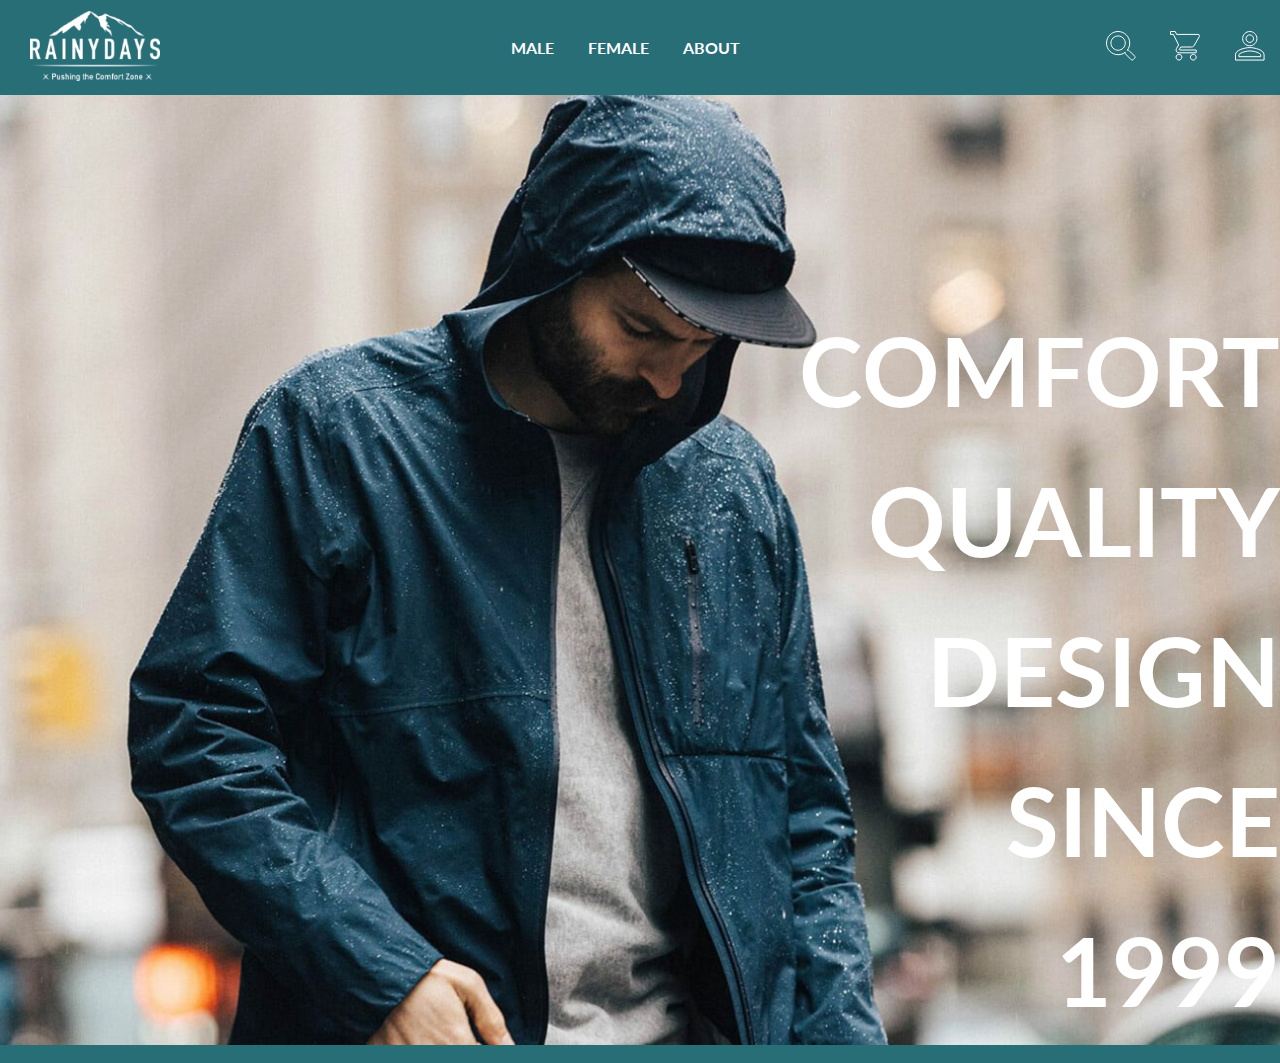
<file: index.html>
<!DOCTYPE html>
<html lang="en">
  <head>
    <!-- Hotjar Tracking Code for https://hardcore-easley-79116f.netlify.app/ -->
<script>
  (function(h,o,t,j,a,r){
      h.hj=h.hj||function(){(h.hj.q=h.hj.q||[]).push(arguments)};
      h._hjSettings={hjid:2608814,hjsv:6};
      a=o.getElementsByTagName('head')[0];
      r=o.createElement('script');r.async=1;
      r.src=t+h._hjSettings.hjid+j+h._hjSettings.hjsv;
      a.appendChild(r);
  })(window,document,'https://static.hotjar.com/c/hotjar-','.js?sv=');
</script>

    <meta charset="UTF-8" />
    <meta http-equiv="X-UA-Compatible" content="IE=edge" />
    <meta name="viewport" content="width=device-width, initial-scale=1.0" />
    <meta name="description" content="Index page">
    <title>Rainydays | Home</title>
    <link rel="stylesheet" href="/index.css" />
    <link rel="stylesheet" href="/navbar.css" />
  </head>
     <header>
      <nav>
        <div>
          <a href="index.html">
            <img class="logo" src="images/RainyDays_Logo.png" alt="Rainydays mountain logo" />
          </a>
        </div>
        <ul class="nav_links">
          <li><a href="#">Male</a></li>
          <li><a href="female.html">Female</a></li>
          <li><a href="about.html">About</a></li>
        </ul>
        <div>
          <ul class="icons">
            <li>
              <div class="icon-box">
                <a href="#"><img class="icon" src="icons/icon3.png" alt="icon3" /></a>
              </div>
            </li>
            <li>
              <div class="icon-box">
                <a href="cart.html"><img class="icon" src="icons/icon2.png" alt="icon2" /></a>
              </div>
            </li>
            <li>
              <div class="icon-box">
                <a href="#"><img class="icon" src="icons/icon1.png" alt="icon1" /></a>
              </div>
            </li>
          </ul>
        </div>
      </nav>
    </header>
    <body>
      <div class="index">
        <div class="slogan"><h1>comfort<br> quality<br> design<br> since<br> 1999</h1></div>
      </body>
      <footer>&copy;</footer>
  </html>
  </html>
</file>
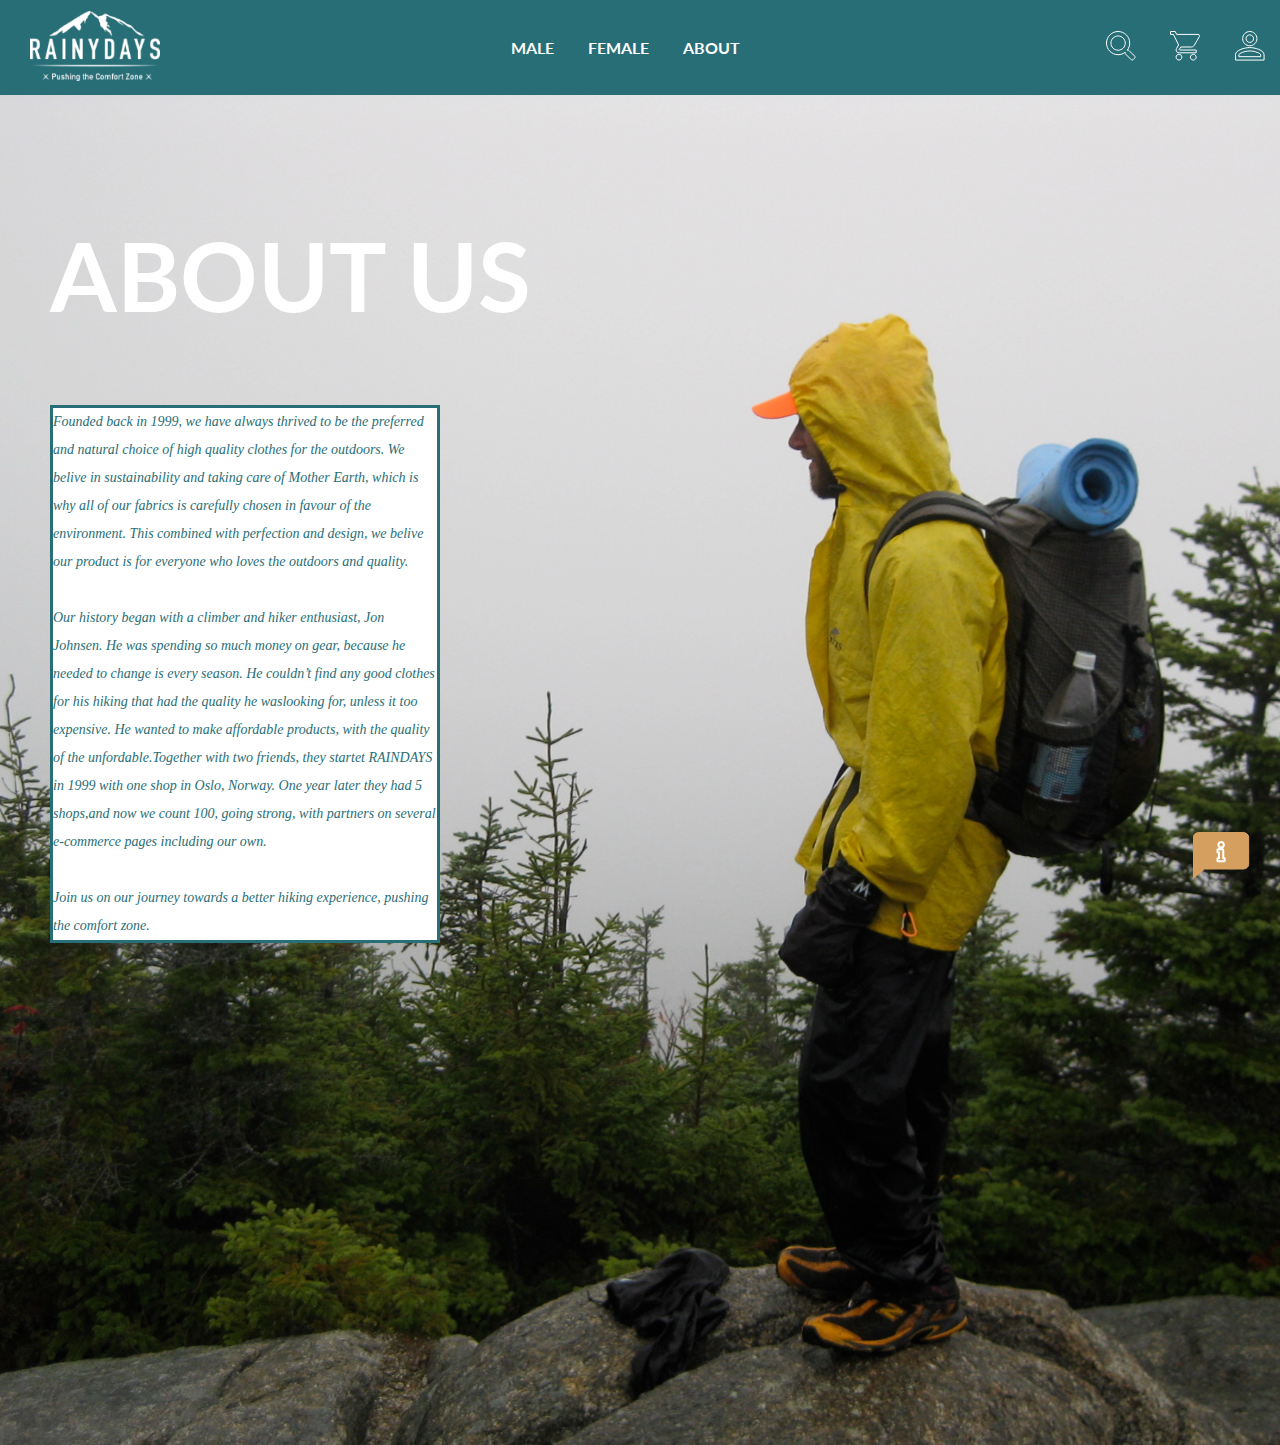
<file: about.html>
<!DOCTYPE html>
<html lang="en">
  <head>
    <!-- Hotjar Tracking Code for https://hardcore-easley-79116f.netlify.app/ -->
<script>
  (function(h,o,t,j,a,r){
      h.hj=h.hj||function(){(h.hj.q=h.hj.q||[]).push(arguments)};
      h._hjSettings={hjid:2608814,hjsv:6};
      a=o.getElementsByTagName('head')[0];
      r=o.createElement('script');r.async=1;
      r.src=t+h._hjSettings.hjid+j+h._hjSettings.hjsv;
      a.appendChild(r);
  })(window,document,'https://static.hotjar.com/c/hotjar-','.js?sv=');
</script>

    <meta charset="UTF-8" />
    <meta http-equiv="X-UA-Compatible" content="IE=edge" />
    <meta name="viewport" content="width=device-width, initial-scale=1.0" />
    <meta name="description" content="About the brand">
    <title> Rainydays | About </title>
    <link rel="stylesheet" href="about.css" />
    <link rel="stylesheet" href="navbar.css" />
  </head>
  <body>
    <header>
      <nav>
        <div>
          <a href="index.html">
            <img class="logo" src="images/RainyDays_Logo.png" alt="Rainydays mountain logo" />
          </a>
        </div>
        <ul class="nav_links">
          <li><a href="#">Male</a></li>
          <li><a href="female.html">Female</a></li>
          <li><a href="about.html">About</a></li>
        </ul>
        <div>
          <ul class="icons">
            <li>
              <div class="icon-box">
                <a href="#"><img class="icon" src="icons/icon3.png" alt="icon3" /></a>
              </div>
            </li>
            <li>
              <div class="icon-box">
                <a href="cart.html"><img class="icon" src="icons/icon2.png" alt="icon2" /></a>
              </div>
            </li>
            <li>
              <div class="icon-box">
                <a href="#"><img class="icon" src="icons/icon1.png" alt="icon1" /></a>
              </div>
            </li>
          </ul>
        </div>
      </nav>
    </header>
      <main class="about">
        <div class="about-us"><h1>About Us</h1></div>
        <p>Founded back in 1999, we have always thrived to be the preferred and natural choice of high quality clothes for the outdoors. We belive in sustainability and taking care of Mother Earth, which is why all of our fabrics is carefully chosen in favour of the environment. This combined with perfection and design, we belive our product is for everyone who loves the outdoors and quality.
          <br>
          <br>
          Our history began with a climber and hiker enthusiast, Jon Johnsen. He was spending so much money on gear, because he needed to change is every season. He couldn’t find any good clothes for his hiking that had the quality he waslooking for, unless it too expensive. He wanted to make affordable products, with the quality of the unfordable.Together with two friends, they startet RAINDAYS in 1999 with one shop in Oslo, Norway. One year later they had 5 shops,and now we count 100, going strong, with partners on several e-commerce pages including our own.
          <br>
          <br> Join us on our journey towards a better hiking experience, pushing the comfort zone. 
          </p>
        <div id="help">
          <a href="info.html"> <img class="help" src="icons/info.icon.png" alt="help" />
            </a>
          </div>
        </main>
    </body>
    <footer>&copy;</footer>
  </html>
</file>
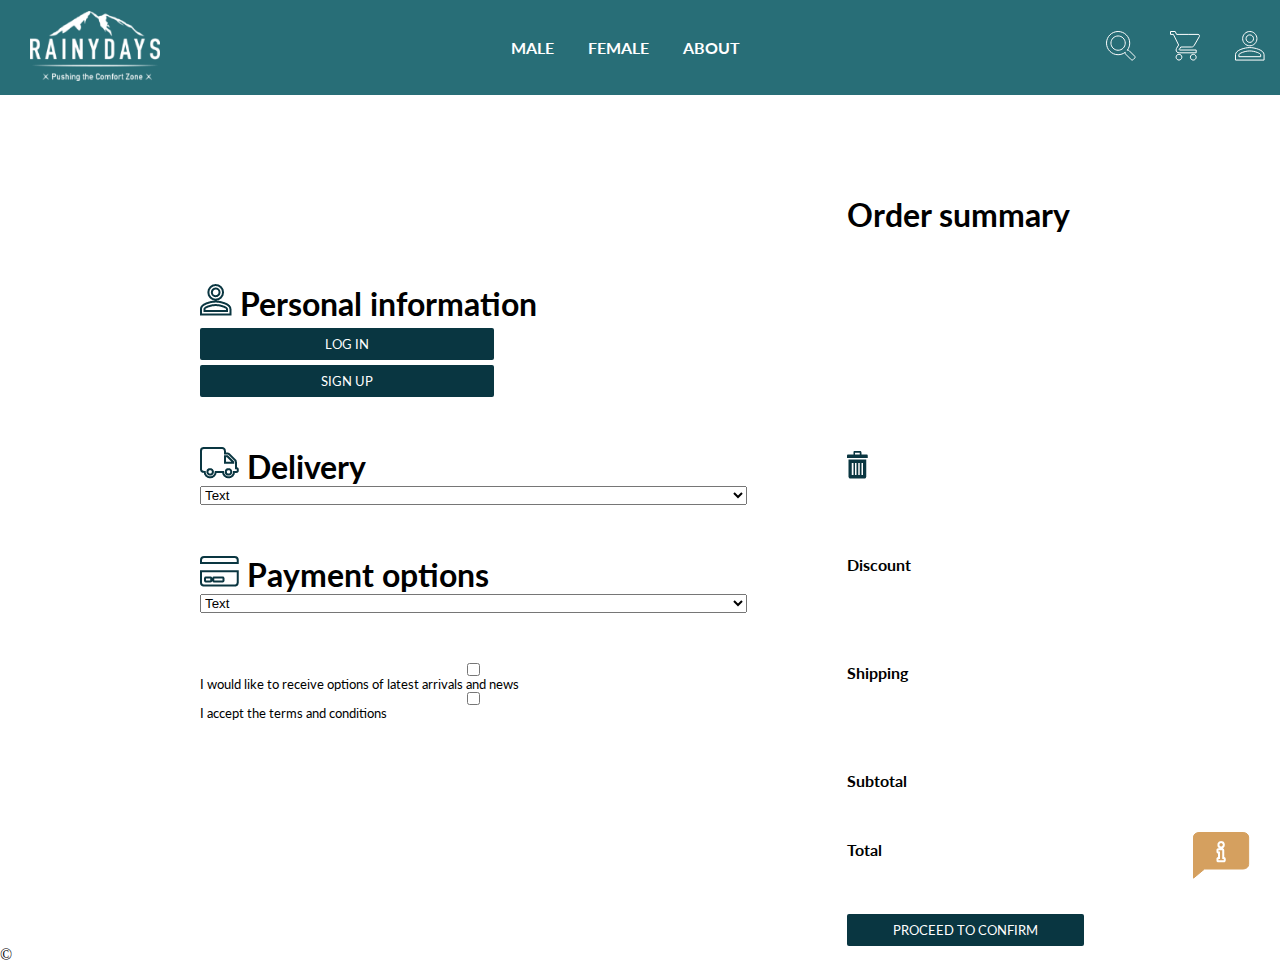
<file: cart.html>
<!DOCTYPE html>
<html lang="en">
  <head>
    <!-- Hotjar Tracking Code for https://hardcore-easley-79116f.netlify.app/ -->
<script>
  (function(h,o,t,j,a,r){
      h.hj=h.hj||function(){(h.hj.q=h.hj.q||[]).push(arguments)};
      h._hjSettings={hjid:2608814,hjsv:6};
      a=o.getElementsByTagName('head')[0];
      r=o.createElement('script');r.async=1;
      r.src=t+h._hjSettings.hjid+j+h._hjSettings.hjsv;
      a.appendChild(r);
  })(window,document,'https://static.hotjar.com/c/hotjar-','.js?sv=');
</script>

    <meta charset="UTF-8" />
    <meta http-equiv="X-UA-Compatible" content="IE=edge" />
    <meta name="viewport" content="width=device-width, initial-scale=1.0" />
    <meta name="description" content="Cart page">
    <title> Rainydays | Cart </title>
    <link rel="stylesheet" href="cart.css" />
    <link rel="stylesheet" href="navbar.css" />
  </head>
  <body>
    <header>
      <nav>
        <div>
          <a href="index.html">
            <img class="logo" src="images/RainyDays_Logo.png" alt="Rainydays mountain logo" />
          </a>
        </div>
        <ul class="nav_links">
          <li><a href="#">Male</a></li>
          <li><a href="female.html">Female</a></li>
          <li><a href="about.html">About</a></li>
        </ul>
        <div>
          <ul class="icons">
            <li>
              <div class="icon-box">
                <a href="#"><img class="icon" src="icons/icon3.png" alt="icon search" /></a>
              </div>
            </li>
            <li>
              <div class="icon-box">
                <a href="cart.html"><img class="icon" src="icons/icon2.png" alt="icon cart" /></a>
              </div>
            </li>
            <li>
              <div class="icon-box">
                <a href="#"><img class="icon" src="icons/icon1.png" alt="icon profile" /></a>
              </div>
            </li>
          </ul>
        </div>
      </nav>
    </header>
    <main>
        <div class="checkout">
            <figure class="checkout checkout1">
             <h1><img src="icons/pinfo.logo.png" alt="personal info-logo" />
                    Personal information</h1>
                    <a href="www.html" class="cta cta-small1">Log in</a>
                    <a href="www.html" class="cta cta-small2">Sign up</a>
            </figure>
            <figure class="checkout checkout2">
                <h1><img src="icons/delivery-logo.png" alt="delivery-truck-logo" />
                    Delivery </h1>
                    <select>
                        <option value= "1">Text</option>
                        <option value= "2">Text</option>
                        <option value= "3">Text</option>
                        <option value= "4">Text</option>
                        <option value= "5">Text</option>
                    </select>
                </figure>
            <figure class="checkout checkout3">
                <h1><img src="icons/pay-logo.png" alt="payment-method-logo" />
                    Payment options </h1>
                    <select>
                        <option value= "1">Text</option>
                        <option value= "2">Text</option>
                        <option value= "3">Text</option>
                        <option value= "4">Text</option>
                        <option value= "5">Text</option>
                    </select>
            </figure>
            <figure class="checkout checkout4">     
                <input type="checkbox" id="option1" name="option1" value="option1">
                <label for="option1">I would like to receive options of latest arrivals and news</label>
                <input type="checkbox" id="option2" name="option2" value="option2">
                <label for="option2">I accept the terms and conditions </label>
                </figure>   
                </figure>
            <figure class="checkout checkout5">
                <h1>Order summary </h1>
            </figure> 
            <figure class="checkout checkout7">
                    <h1><img src="icons/bin-logo.png" alt="bin-logo" />
            </figure>
            <figure class="checkout checkout8">
                <h4> Discount</h4>
            </figure>
            <figure class="checkout checkout9">
                <h4> Shipping </h4>
            </figure>
            <figure class="checkout checkout10">
                <h4> Subtotal </h4>
            </figure>
            <figure class="checkout checkout11">
                <h4> Total </h4>
            </figure>
            <figure class="checkout checkout12">
                <a href="checkout.html" class="cta cta-small3">Proceed to confirm</a>
            </figure>
        </div>
        <div id="help">
        <a href="info.html"> <img class="help" src="icons/info.icon.png" alt="help" />
          </a>
        </div>
    </main>
    <footer>&copy;</footer>
</file>
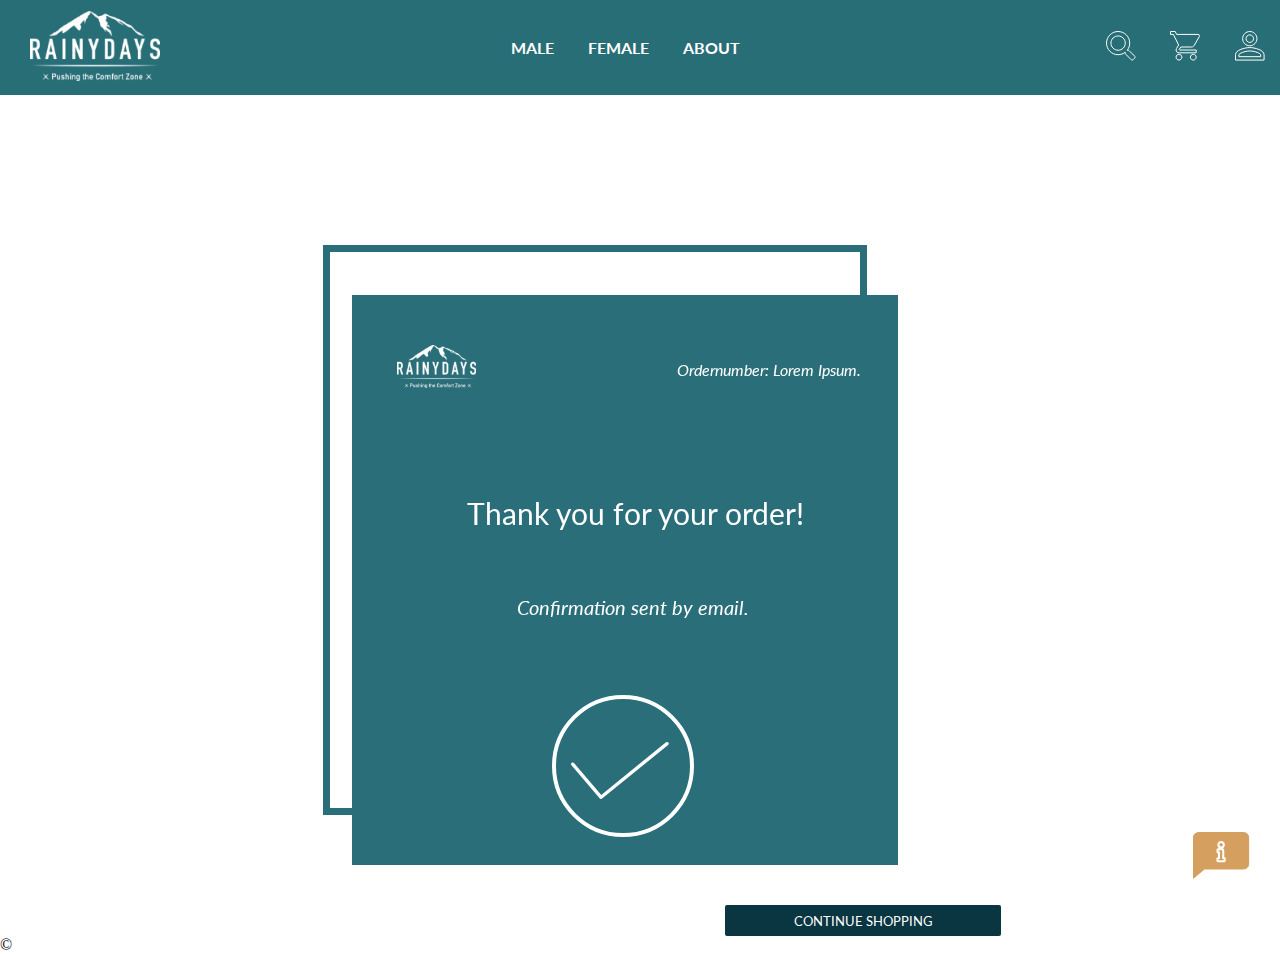
<file: checkout.html>
<!DOCTYPE html>
<html lang="en">
  <head>
    <!-- Hotjar Tracking Code for https://hardcore-easley-79116f.netlify.app/ -->
<script>
  (function(h,o,t,j,a,r){
      h.hj=h.hj||function(){(h.hj.q=h.hj.q||[]).push(arguments)};
      h._hjSettings={hjid:2608814,hjsv:6};
      a=o.getElementsByTagName('head')[0];
      r=o.createElement('script');r.async=1;
      r.src=t+h._hjSettings.hjid+j+h._hjSettings.hjsv;
      a.appendChild(r);
  })(window,document,'https://static.hotjar.com/c/hotjar-','.js?sv=');
</script>

    <meta charset="UTF-8" />
    <meta http-equiv="X-UA-Compatible" content="IE=edge" />
    <meta name="viewport" content="width=device-width, initial-scale=1.0" />
    <meta name="description" content="Checkout page">
    <title>Rainydays | Checkout</title>
    <link rel="stylesheet" href="checkout.css" />
    <link rel="stylesheet" href="navbar.css" />
  </head>
  <body>
    <header>
      <nav>
        <div>
          <a href="index.html">
            <img class="logo" src="images/RainyDays_Logo.png" alt="Rainydays mountain logo" />
          </a>
        </div>
        <ul class="nav_links">
          <li><a href="#">Male</a></li>
          <li><a href="female.html">Female</a></li>
          <li><a href="about.html">About</a></li>
        </ul>
        <div>
          <ul class="icons">
            <li>
              <div class="icon-box">
                <a href="#"><img class="icon" src="icons/icon3.png" alt="icon3" /></a>
              </div>
            </li>
            <li>
              <div class="icon-box">
                <a href="cart.html"><img class="icon" src="icons/icon2.png" alt="icon2" /></a>
              </div>
            </li>
            <li>
              <div class="icon-box">
                <a href="#"><img class="icon" src="icons/icon1.png" alt="icon1" /></a>
              </div>
            </li>
          </ul>
        </div>
      </nav>
    </header>
    <main class="index">
      <div id="help">
        <a href="info.html"> <img class="help" src="icons/info.icon.png" alt="help" />
          </a>
        </div>
        <div class="image-stack">
          <div class="image-stack item-top">
          <img src="images/fill.png">
        </div>
        <div class="image-stack item-bottom">
          <img src="images/border.png">
          </div>
          <div class="image-stack mini-logo">
            <img src="images/mini-logo.png">
            </div>
          <div class="image-stack order">
          <p>Thank you for your order!</p>
        </div>
        <div class="image-stack email">
          <p>Confirmation sent by email.</p>
        </div>
        <div class="image-stack ordernr">
          <p>Ordernumber: Lorem Ipsum.</p>
        </div>
        <div class="image-stack circle">
          <img src="icons/circle-icon.png">
        </div>
        <div class="image-stack confirm">
          <img src="icons/confirm-icon.png">
        </div>
      </figure>
    </main>
    <footer>
      <div class="image-stack continue">
        <a href="index.html" class="cta cta-small1">Continue Shopping</a>
      </div>
    </footer>
  </body>
  <footer>&copy;</footer>
</html>
</file>
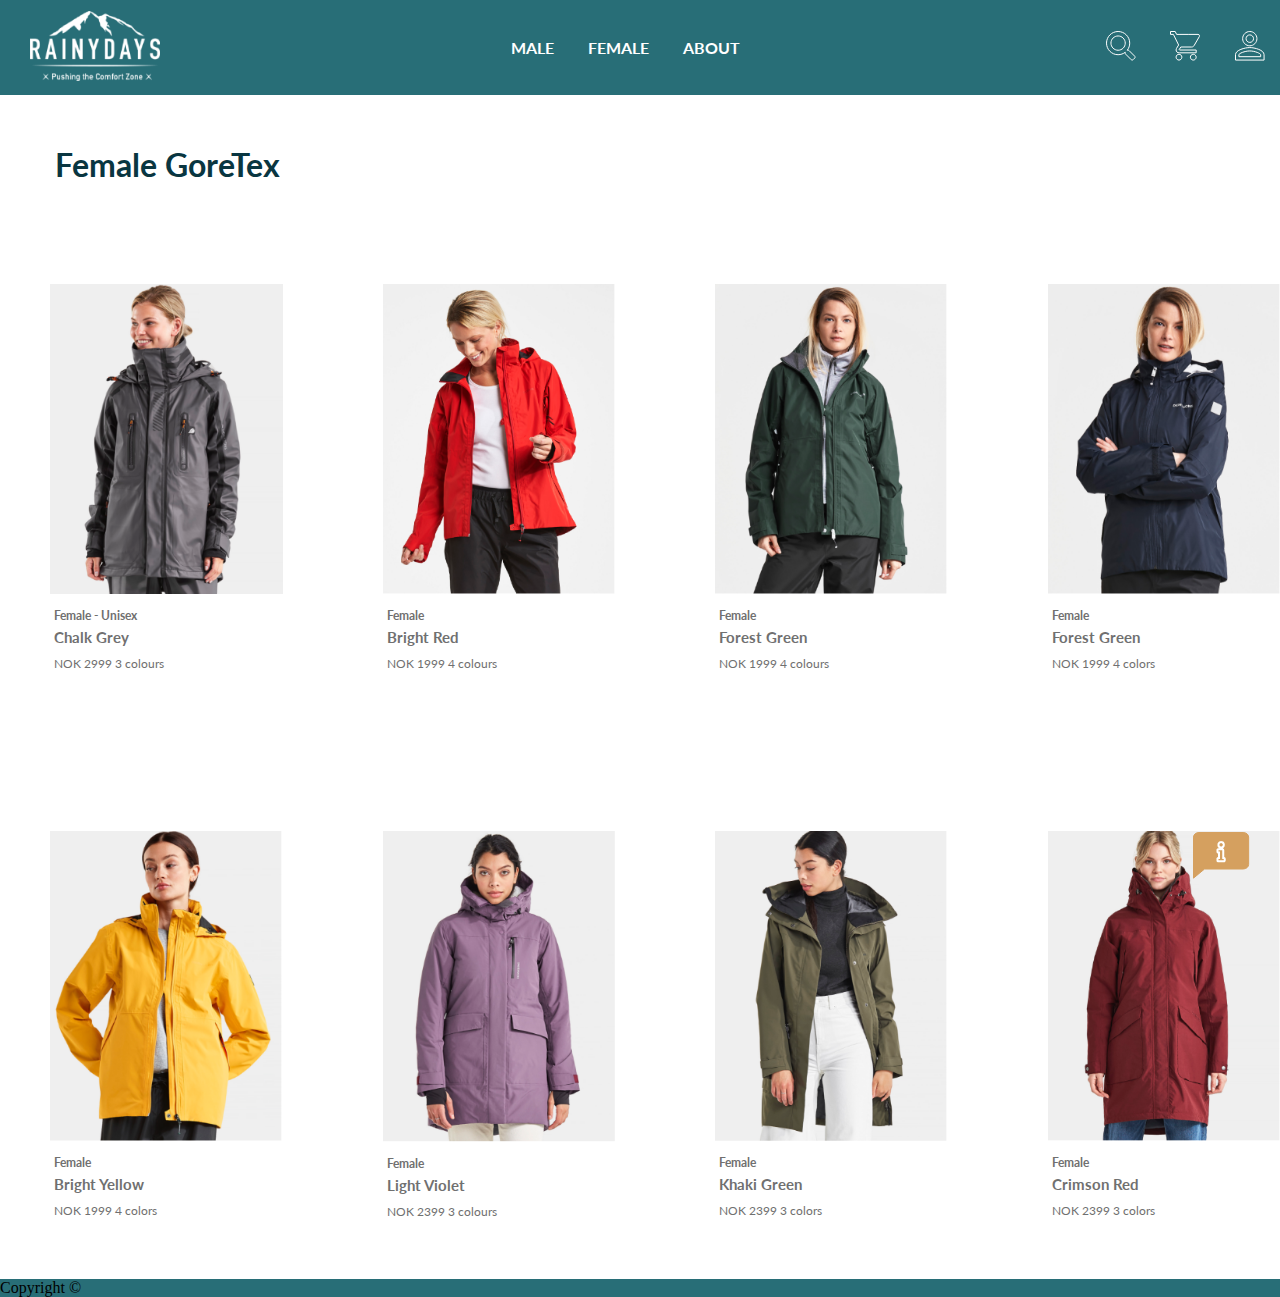
<file: female.html>
<!DOCTYPE html>
<html lang="en">
  <head>
    <!-- Hotjar Tracking Code for https://hardcore-easley-79116f.netlify.app/ -->
<script>
  (function(h,o,t,j,a,r){
      h.hj=h.hj||function(){(h.hj.q=h.hj.q||[]).push(arguments)};
      h._hjSettings={hjid:2608814,hjsv:6};
      a=o.getElementsByTagName('head')[0];
      r=o.createElement('script');r.async=1;
      r.src=t+h._hjSettings.hjid+j+h._hjSettings.hjsv;
      a.appendChild(r);
  })(window,document,'https://static.hotjar.com/c/hotjar-','.js?sv=');
</script>

    <meta charset="UTF-8" />
    <meta http-equiv="X-UA-Compatible" content="IE=edge" />
    <meta name="viewport" content="width=device-width, initial-scale=1.0" />
    <meta name="description" content="Female products">
    <title>Rainydays | Female </title>
    <link rel="stylesheet" href="female.css" />
    <link rel="stylesheet" href="navbar.css" />
  </head>
    <header>
      <nav>
        <div>
          <a href="index.html">
            <img class="logo" src="images/RainyDays_Logo.png" alt="Rainydays mountain logo" />
          </a>
        </div>
        <ul class="nav_links">
          <li><a href="#">Male</a></li>
          <li><a href="female.html">Female</a></li>
          <li><a href="about.html">About</a></li>
        </ul>
        <div>
          <ul class="icons">
            <li>
              <div class="icon-box">
                <a href="#"><img class="icon" src="icons/icon3.png" alt="icon search" /></a>
              </div>
            </li>
            <li>
              <div class="icon-box">
                <a href="cart.html"><img class="icon" src="icons/icon2.png" alt="icon cart" /></a>
              </div>
            </li>
            <li>
              <div class="icon-box">
                <a href="#"><img class="icon" src="icons/icon1.png" alt="icon profile" /></a>
              </div>
            </li>
          </ul>
        </div>
      </nav>
    </header>
    <main>
      <h1>Female GoreTex</h1>
      <section class="female-products">
      <div class="products">
        <a href="product.html"><img src="images/unixjkt.png" alt="Unisex Jacket" /></a>
        <h2>Female - Unisex</h2>
        <h3>Chalk Grey</h3>
        <p>NOK 2999 3 colours</p>
     </div>
      <div class="products">
        <img src="images/redjkt.png" alt="Red Jacket" />
        <h2>Female</h2>
        <h3>Bright Red</h3>
        <p>NOK 1999 4 colours</p>
       </div>
      <div class="products">
        <img src="images/grnjkt.png" alt="Green Jacket" />
        <h2>Female</h2>
        <h3>Forest Green</h3>
        <p>NOK 1999 4 colours</p>
     </div>
      <div class="products">
        <img src="images/nvyjkt.png" alt="Navy Jacket" />
        <h2>Female</h2>
        <h3>Forest Green</h3>
        <p>NOK 1999 4 colors</p>
      </div>
      <div class="products">
        <img src="images/yeljkt.png" alt="Yellow Jacket" />
        <h2>Female</h2>
        <h3>Bright Yellow</h3>
        <p>NOK 1999 4 colors</p>
      </div>
      <div class="products">
        <img src="images/prpljkt.png" alt="Purple Parkas" />
        <h2>Female</h2>
        <h3>Light Violet</h3>
        <p>NOK 2399 3 colours</p>
      </div>
      <div class="products">
        <img src="images/parkajkt.png" alt="Green Parkas" />
        <h2>Female</h2>
        <h3>Khaki Green</h3>
        <p>NOK 2399 3 colors</p>
      </div>
      <div class="products">
        <img src="images/parkared.png" alt="Red Parkas" />
        <h2>Female</h2>
        <h3>Crimson Red</h3>
        <p>NOK 2399 3 colors</p>
      </div>
    </section>
    <div id="help">
      <a href="info.html"> <img class="help" src="icons/info.icon.png" alt="help" />
        </a>
      </div>
    </main>
  <footer>Copyright &copy;</footer>
</file>
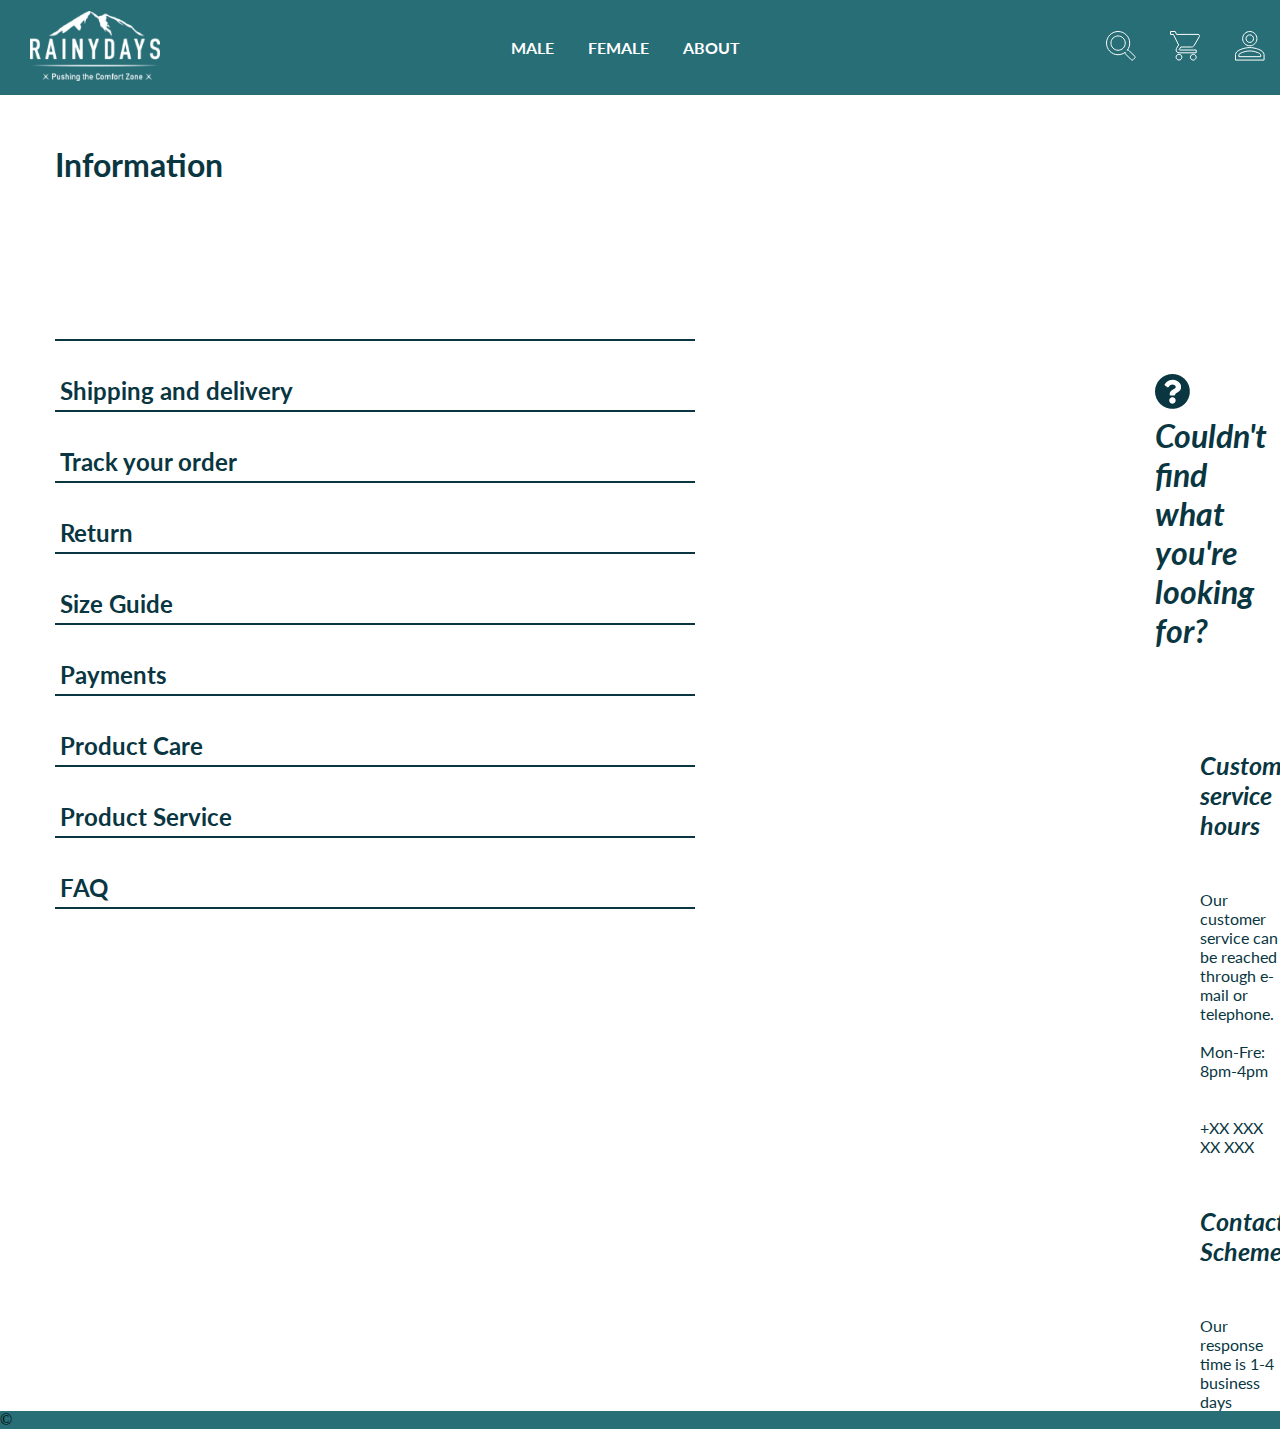
<file: info.html>
<!DOCTYPE html>
<html lang="en">
  <head>
    <!-- Hotjar Tracking Code for https://hardcore-easley-79116f.netlify.app/ -->
<script>
  (function(h,o,t,j,a,r){
      h.hj=h.hj||function(){(h.hj.q=h.hj.q||[]).push(arguments)};
      h._hjSettings={hjid:2608814,hjsv:6};
      a=o.getElementsByTagName('head')[0];
      r=o.createElement('script');r.async=1;
      r.src=t+h._hjSettings.hjid+j+h._hjSettings.hjsv;
      a.appendChild(r);
  })(window,document,'https://static.hotjar.com/c/hotjar-','.js?sv=');
</script>

    <meta charset="UTF-8" />
    <meta http-equiv="X-UA-Compatible" content="IE=edge" />
    <meta name="viewport" content="width=device-width, initial-scale=1.0" />
    <meta name="description" content="Information page">
    <title>Rainydays | Info </title>
    <link rel="stylesheet" href="info.css" />
    <link rel="stylesheet" href="navbar.css" />
  </head>
  <body>
    <header>
      <nav>
        <div>
          <a href="index.html">
            <img class="logo" src="images/RainyDays_Logo.png" alt="Rainydays mountain logo" />
          </a>
        </div>
        <ul class="nav_links">
          <li><a href="#">Male</a></li>
          <li><a href="female.html">Female</a></li>
          <li><a href="about.html">About</a></li>
        </ul>
        <div>
          <ul class="icons">
            <li>
              <div class="icon-box">
                <a href="#"><img class="icon" src="icons/icon3.png" alt="icon3" /></a>
              </div>
            </li>
            <li>
              <div class="icon-box">
                <a href="cart.html"><img class="icon" src="icons/icon2.png" alt="icon2" /></a>
              </div>
            </li>
            <li>
              <div class="icon-box">
                <a href="#"><img class="icon" src="icons/icon1.png" alt="icon1" /></a>
              </div>
            </li>
          </ul>
        </div>
      </nav>
    </header>
    <main>
      <h1>Information</h1>
      <div class="total"></div>
      <div class="info">
      </div>
      <div class="info">
         <h2> Shipping and delivery</h2>
       </div>
        <div class="info">
        <h2>Track your order</h2>
         </div>
        <div class="info">
          <h2>Return</h2>
       </div>
        <div class="info">
          <h2>Size Guide</h2>
        </div>
        <div class="info">
          <h2>Payments</h2>
        </div>
        <div class="info">
          <h2>Product Care</h2>
        </div>
        <div class="info">
          <h2>Product Service</h2>
        </div>
        <div class="info">
          <h2>FAQ</h2>
          </div>
        <div class="help1">
      <h1><img src="icons/help-icon.png" alt="help-link" />
        Couldn't find what you're looking for?</h1>
        </div>
        <div class="help">
          <h3> Customer service hours</h3>
      <p>Our customer service can be reached through e-mail
        or telephone.</p>
        <br>
          <p> Mon-Fre: 8pm-4pm</p>
        <br>
        <br>
          <p> +XX XXX XX XXX</p>
        </div>
        <div class="help"><h3> Contact Scheme </h3>
          <p>Our response time is 1-4 business days</p>
        </div>
        </div>
      </main> 
      <footer> &copy; </footer>
</file>
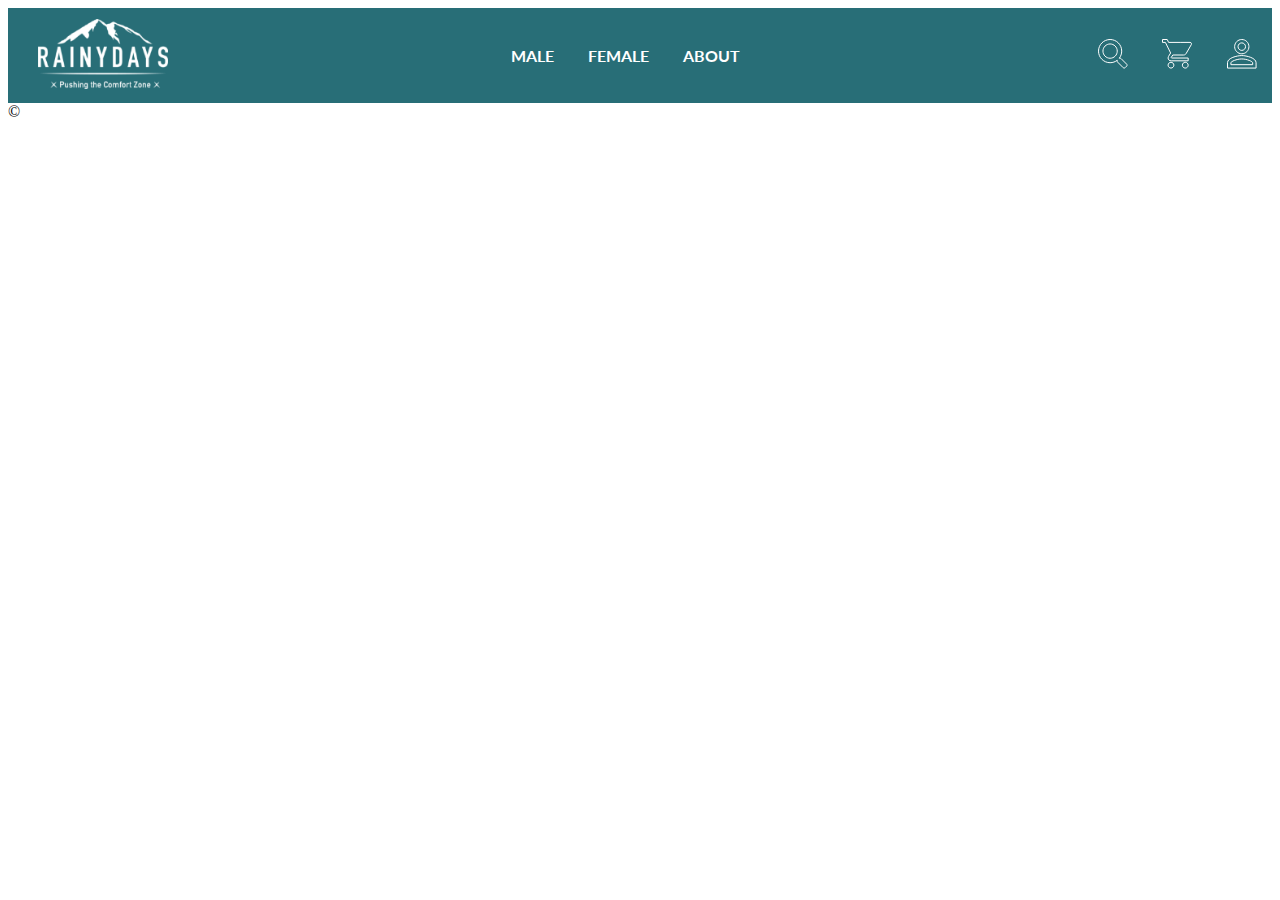
<file: male.html>
<!DOCTYPE html>
<html lang="en">
  <head>
    <!-- Hotjar Tracking Code for https://hardcore-easley-79116f.netlify.app/ -->
<script>
  (function(h,o,t,j,a,r){
      h.hj=h.hj||function(){(h.hj.q=h.hj.q||[]).push(arguments)};
      h._hjSettings={hjid:2608814,hjsv:6};
      a=o.getElementsByTagName('head')[0];
      r=o.createElement('script');r.async=1;
      r.src=t+h._hjSettings.hjid+j+h._hjSettings.hjsv;
      a.appendChild(r);
  })(window,document,'https://static.hotjar.com/c/hotjar-','.js?sv=');
</script>

    <meta charset="UTF-8" />
    <meta http-equiv="X-UA-Compatible" content="IE=edge" />
    <meta name="viewport" content="width=device-width, initial-scale=1.0" />
    <meta name="description" content="Male products">
    <title>Rainydays | Male</title>
    <link rel="stylesheet" href="navbar.css" />
  </head>
  <body>
    <header>
      <nav>
        <div>
          <a href="#">
            <img class="logo" src="RainyDays_Logo.png" alt="logo" />
          </a>
        </div>
        <ul class="nav_links">
          <li><a href="#">Male</a></li>
          <li><a href="#">Female</a></li>
          <li><a href="#">About</a></li>
        </ul>
        <div>
          <ul class="icons">
            <li>
              <div class="icon-box">
                <a href="#"><img class="icon" src="icon3.png" alt="icon3" /></a>
              </div>
            </li>
            <li>
              <div class="icon-box">
                <a href="#"><img class="icon" src="icon2.png" alt="icon2" /></a>
              </div>
            </li>
            <li>
              <div class="icon-box">
                <a href="#"><img class="icon" src="icon1.png" alt="icon1" /></a>
              </div>
            </li>
          </ul>
        </div>
      </nav>
    </header>
    <footer>&copy;</footer>
</file>
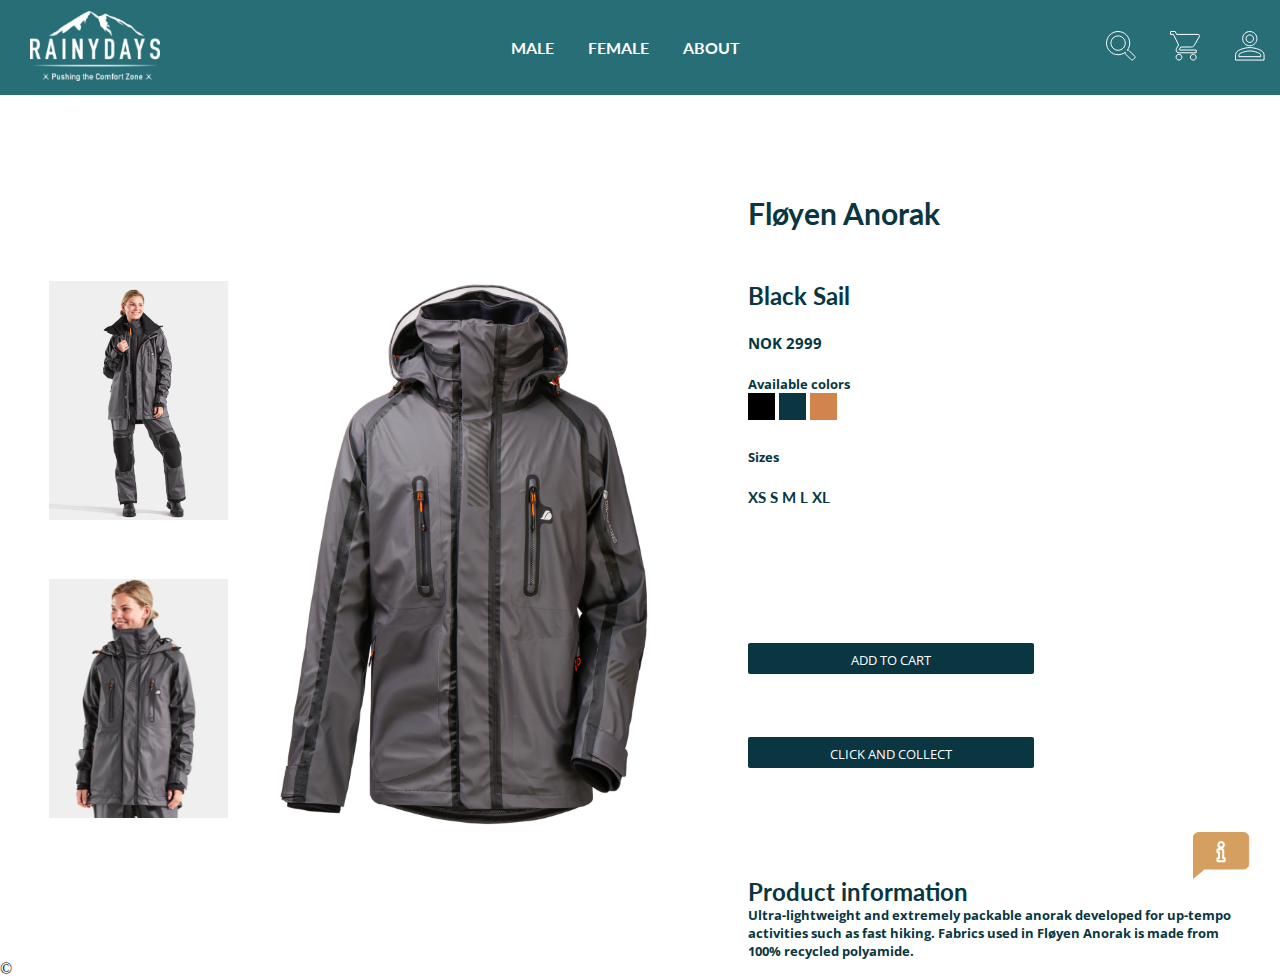
<file: product.html>
<!DOCTYPE html>
<html lang="en">
  <head>
    <!-- Hotjar Tracking Code for https://hardcore-easley-79116f.netlify.app/ -->
<script>
  (function(h,o,t,j,a,r){
      h.hj=h.hj||function(){(h.hj.q=h.hj.q||[]).push(arguments)};
      h._hjSettings={hjid:2608814,hjsv:6};
      a=o.getElementsByTagName('head')[0];
      r=o.createElement('script');r.async=1;
      r.src=t+h._hjSettings.hjid+j+h._hjSettings.hjsv;
      a.appendChild(r);
  })(window,document,'https://static.hotjar.com/c/hotjar-','.js?sv=');
</script>

    <meta charset="UTF-8" />
    <meta http-equiv="X-UA-Compatible" content="IE=edge" />
    <meta name="viewport" content="width=device-width, initial-scale=1.0" />
    <meta name="description" content="Product specific page">
    <title>Rainydays | Product </title>
    <link rel="stylesheet" href="product.css" />
    <link rel="stylesheet" href="navbar.css" />
  </head>
  <body>
    <header>
      <nav>
        <div>
          <a href="index.html">
            <img class="logo" src="images/RainyDays_Logo.png" alt="Rainydays mountain logo" />
          </a>
        </div>
        <ul class="nav_links">
          <li><a href="#">Male</a></li>
          <li><a href="female.html">Female</a></li>
          <li><a href="about.html">About</a></li>
        </ul>
        <div>
          <ul class="icons">
            <li>
              <div class="icon-box">
                <a href="#"><img class="icon" src="icons/icon3.png" alt="icon3" /></a>
              </div>
            </li>
            <li>
              <div class="icon-box">
                <a href="cart.html"><img class="icon" src="icons/icon2.png" alt="icon2" /></a>
              </div>
            </li>
            <li>
              <div class="icon-box">
                <a href="#"><img class="icon" src="icons/icon1.png" alt="icon1" /></a>
              </div>
            </li>
          </ul>
        </div>
      </nav>
    </header>
    <main>
        <div class="product">
            <figure class="product product1"> 
            <img src="images/jacket1.png" alt="Unisex-Jacket full-figure photo of woman">
            </figure>
            <figure class="product product2"> 
            <img src="images/jacket2.png" alt="Unisex-Jacket displayed on woman">
            </figure>
            <figure class="product product3"> 
            <img src="images/jacket3.png" alt="Unisex-Jacket stock photo of only the jacket">
            </figure>
            <figure class="product product4">
                <h2>Fløyen Anorak</h2>
            </figure>
            <figure class="product product5">
                    <h2>Black Sail</h2>
                    <h3> NOK 2999 </h3>
            <figure class="boxes">
                <h4> Available colors</h4>
                    <img src="images/box1.png" alt="available color-box deep green">
                    <img src="images/box2.png" alt="available colorbox-dark turqoise">
                    <img src="images/box3.png" alt="available colorbox-mustard yellow">
            </figure>           
                    <h4>Sizes</h4>
                    <h5> XS S M L XL</h5>
                </figure>
            <figure class="product product6">
                <a href="cart.html" class="cta cta-small1">Add to cart</a>
                <a href="www.html" class="cta cta-small2">Click and collect</a>
            </figure> 
            <figure class="product product7">
                <h2> Product information</h2>
                <h6> Ultra-lightweight and extremely packable anorak developed for up-tempo
                    <br>
                      activities such as fast hiking. 
                     Fabrics used in Fløyen Anorak is made 
                     from 
                     <br>
                     100% recycled polyamide.</h6>
            </figure>
        </div>
        <div id="help">
            <a href="info.html"> <img class="help" src="icons/info.icon.png" alt="help" />
              </a>
            </div>
    </main>
    <footer>&copy;</footer>
</file>
<file: index.css>
@import url("https://fonts.googleapis.com/css2?family=Lato&display=swap");


@import url("https://fonts.googleapis.com/css2?family=Lato&display=swap");

img {
  max-width: 100%;
}

* {
  margin: 0;
  padding: 0;
}

footer {
  background-color: #286e77;
}
h1 {
    color: white;
    display:flex;
    text-transform: uppercase;
    font-family: "lato";
    justify-content: right;
    font-size: 6rem;
    margin-top: 200px;
    text-align: right;
    line-height: 150px;
}


body {
    margin: 0%;
    background:url(images/IndexImage.png);
    background-size: cover;
    background-repeat: no-repeat;
    background-position-x: center;
    background-position-y: bottom;
    position: relative;
}

footer {
  color: #286e77;
}

/* Mobile */
@media (min-width: 320px) and (max-width: 480px) {

h1 {
  font-size: 3rem;
  line-height: 75px;
  margin-top: 200px;
}

.help {
  bottom: 20px;
  right: 0;
  margin-right: 10px;
  position: fixed;
  height: 25px;
  }
  
}

/* Tablet */
@media (min-width: 481px) and (max-width: 1124px) {

h1 {
  font-size: 4rem;
  line-height: 75px;
  margin-top: 200px;
}
.help {
  bottom: 20px;
  right: 0;
  margin-right: 10px;
  position: fixed;
  height: 30px;
  }
}
</file>
<file: navbar.css>
@import url("https://fonts.googleapis.com/css2?family=Lato&display=swap");

/* navbar */



.logo {
    cursor: pointer;
    margin-left: 30px;
    height:70px;
  }

nav {
    background: #286E77;
    position: relative;
    justify-content: space-between;
    height: 0rem;
    min-height: 95px;
    overflow-y: hidden;
    display: flex;
    align-items: center;
    z-index: -1000px;
    
}
nav ul {
  background-color: #286E77;
}

nav ul li {
  display: inline-block;
  font-weight: bolder;
  text-transform: uppercase;
  font-size: 1rem;
  padding: 0 15px;
  font-family: "lato", sans-serif;
}

nav ul li a {
    text-decoration: none;
    color:#fff;
}

nav ul li a:hover {
  color: lightyellow;
}
</file>
<file: about.css>
@import url("https://fonts.googleapis.com/css2?family=Lato&display=swap");

img {
  max-width: 100%;
}

* {
  margin: 0;
  padding: 0;
}

.about {
  margin: 0%;
  background:url(images/about2.jpg);
  background-size: cover;
  background-repeat: no-repeat;
  background-position-x: center;
  background-position-y: bottom;
  position: absolute;
  height: 150vh;

  
}

h1 {
  color: #ffff;
  margin-top: 100px;
  margin-left: 50px;
  text-transform: uppercase;
  font-size: 6rem;
  font-family: "lato", sans-serif;
  line-height: 10rem;

}

footer {
  background-color: #286e77;
}

.help {
  bottom: 20px;
  right: 0;
  margin-right: 30px;
  position: fixed;
}

p {
  color: #286E77;
  margin-top: 50px;
  margin-left: 50px;
  font-size: 14px;
  font-family: "open sans";
  font-style: italic;
  width: 30%;
  background-color: #fff;
  border-style: solid;
  border-color: #286E77;
  line-height: 2em;

}

/* Mobile */
@media (min-width: 320px) and (max-width: 480px) {
  h1 {
    font-size: 3rem;
  }

  p {
    line-height: 1.5em;
    width: 60%;
  }

  .help {
    bottom: 20px;
    right: 0;
    margin-right: 10px;
    position: fixed;
    height: 25px;
    }
}

/* Mobile */
@media (min-width: 320px) and (max-width: 480px) {

  .help {
      bottom: 20px;
      right: 0;
      margin-right: 10px;
      position: fixed;
      height: 25px;
      }
}

/* Tablet */
@media (min-width: 481px) and (max-width: 1024px) {
  h1 {
    font-size: 4rem;
  }

  p {
    line-height: 1.7em;
    width: 60%;
  }
  
  .help {
    bottom: 20px;
    right: 0;
    margin-right: 10px;
    position: fixed;
    height: 30px;
    }
}
</file>
<file: cart.css>
@import url("https://fonts.googleapis.com/css2?family=Lato&display=swap");


* {
  margin: 0;
  padding: 0;
}

h4 {
    font-family: "lato", sans-serif;

}

.checkout {
    font-family: "lato", sans-serif;
    display: grid;
    grid-template-columns: auto (15, 1fr);
    grid-row: auto;
    margin-top: 50px;
    margin-left: 100px;
}

.checkout1 {
    grid-column-start: 1;
    grid-column-end: 1;
    grid-row-start: 3;
    grid-row-end: 3;
}

.checkout2 {
    grid-column-start: 1;
    grid-column-end: 1;
    grid-row-start: 4;
    grid-row-end: 4;
}

.checkout3 {
    grid-column-start: 1;
    grid-column-end: 1;
    grid-row-start: 5;
    grid-row-end: 5;
}

.checkout4 {
    grid-column-start: 1;
    grid-column-end: 1;
    grid-row-start: 6;
    grid-row-end: 6;
    font-size: 13px;
}

.checkout5 {
    grid-column-start: 2;
    grid-column-end: 2;
    grid-row-start: 2;
    grid-row-end: 2;
}

.checkout6 {
    grid-column-start: 2;
    grid-column-end: 2;
    grid-row-start: 3;
    grid-row-end: 3;
}

.checkout7 {
    grid-column-start: 2;
    grid-column-end: 2;
    grid-row-start: 4;
    grid-row-end: 4;
}
.checkout8 {
    grid-column-start: 2;
    grid-column-end: 2;
    grid-row-start: 5;
    grid-row-end: 5;
}

.checkout9 {
    grid-column-start: 2;
    grid-column-end: 2;
    grid-row-start: 6;
    grid-row-end: 6;
}

.checkout10 {
    grid-column-start: 2;
    grid-column-end: 2;
    grid-row-start: 7;
    grid-row-end: 7;
}

.checkout11 {
    grid-column-start: 2;
    grid-column-end: 2;
    grid-row-start: 8;
    grid-row-end: 8;
}

.checkout12 {
    grid-column-start: 2;
    grid-column-end: 2;
    grid-row-start: 9;
    grid-row-end: 9;
}


  .cta-small1 {
    background-color: #093641;
    color: #fff;
    font-size: 1em;
    text-transform: uppercase;
    text-decoration: none;
    padding: 10px 80px;
    border-radius: 2px;
    padding: 8px 10px;
    font-size: 0.8em;
    grid-column: 2;
    grid-row: 2;
    min-width: 51.2px;
    text-align: center;
    margin-top: 5px;
    grid-column-start: 1;
    grid-column-end: 1;
    grid-row-start: 2;
    width:50%;

  }

  .cta-small2 {
    background-color: #093641;
    color: #fff;
    font-size: 1em;
    text-transform: uppercase;
    text-decoration: none;
    padding: 10px 80px;
    border-radius: 2px;
    padding: 8px 10px;
    font-size: 0.8em;
    grid-column: 2;
    grid-row: 2;
    min-width: 51.2px;
    text-align: center;
    margin-top: 5px;
    grid-column-start: 1;
    grid-column-end: 1;
    grid-row-start: 3;
    width:50%;
  }
   
.cta-small3 {
    background-color: #093641;
    color: #fff;
    font-size: 1em;
    text-transform: uppercase;
    text-decoration: none;
    padding: 10px 80px;
    border-radius: 2px;
    padding: 8px 10px;
    font-size: 0.8em;
    grid-column: 2;
    grid-row: 2;
    min-width: 51.2px;
    text-align: center;
    margin-top: 5px;
    grid-column-start: 1;
    grid-column-end: 1;
    grid-row-start: 3;
    width:50%;


  }

  .menu1 {
    grid-column-start: 1;
    grid-column-end: 1;
    grid-row-start: 1;
    grid-row-end: 1;
  }

  .help {
    bottom: 20px;
    right: 0;
    margin-right: 30px;
    position: fixed;
  }

/* Mobile */
@media (min-width: 320px) and (max-width: 480px) {

    .help {
        bottom: 20px;
        right: 0;
        margin-right: 10px;
        position: fixed;
        height: 25px;
        }
}

/* Tablet */
@media (min-width: 481px) and (max-width: 1024px) {
    .help {
        bottom: 20px;
        right: 0;
        margin-right: 10px;
        position: fixed;
        height: 30px;
        }
}
</file>
<file: checkout.css>
@import url("https://fonts.googleapis.com/css2?family=Lato&display=swap");
@import url('https://fonts.googleapis.com/css2?family=Lato:ital,wght@1,100&display=swap');
@import url('https://fonts.googleapis.com/css2?family=Lato:ital,wght@0,700;1,100&display=swap');
@import url('https://fonts.googleapis.com/css2?family=Lato:ital,wght@0,700;1,100&family=Open+Sans&display=swap');



* {
  margin: 0;
  padding: 0;
}

.help {
    bottom: 20px;
    right: 0;
    margin-right: 30px;
    position: fixed;
  }

  .image-stack {
      display: grid;
      grid-template-columns: repeat (15, 1fr);
      position: relative;
  }
  .item-top {
    
      grid-column: 13/span 13;
      grid-row: 1;
      padding-top: 200px;
      z-index: 1;
      position: relative;
  }

  .item-bottom {
    padding-top: 150px;
    grid-column: 12/span 12;
    grid-row: 1;
    position: absolute;
  }

  .mini-logo {
      grid-column: 13/ span 13;
      grid-row:1;
      padding-top: 250px;
      margin-left: 45px;
      z-index: 2;
      position: absolute;
  }

  .order {
    font-family: lato;
    grid-column: 13/ span 13;
    grid-row:1;
    padding-top: 400px;
    margin-left: 115px;
    font-size: 30px;
    z-index: 3;
    color: #fff;
    position: absolute;
  }

  .email {
    font-family: lato;
    font-style: italic;
    grid-column: 13/ span 13;
    grid-row:1;
    padding-top: 500px;
    margin-left: 165px;
    font-size: 20px;
    z-index: 3;
    color: #fff;
    position: absolute;
  }

  .ordernr {
    color: #fff;
    font-family: lato;
    font-style: italic;
    grid-column: 13/ span 13;
    grid-row:1;
    padding-top: 265px;
    margin-left: 325px;
    z-index: 3;
    position: absolute;
}

.circle {
    color: #fff;
    font-family: lato;
    font-style: italic;
    grid-column: 13/ span 13;
    grid-row:1;
    padding-top: 600px;
    margin-left: 200px;
    z-index: 3;
    position: absolute;
}

.confirm {
    color: #fff;
    font-family: lato;
    font-style: italic;
    grid-column: 13/ span 13;
    grid-row:1;
    padding-top: 640px;
    margin-left: 212px;
    z-index: 4;
    position: absolute;
}

.cta-small1 {
    background-color: #093641;
    font-family: "lato", sans-serif;
    text-decoration: none;
    color: #fff;
    font-size: 1em;
    text-transform: uppercase;
    padding: 10px 80px;
    border-radius: 2px;
    padding: 8px 10px;
    font-size: 0.8em;
    min-width: 51.2px;
    text-align: center;
    width:20%;
    height: 15px;
    margin-top: 40px;
    margin-left: 725px;
  
  }


  /* Mobile */
@media (min-width: 320px) and (max-width: 480px) {

  .help {
    bottom: 20px;
    right: 0;
    margin-right: 10px;
    position: fixed;
    height: 25px;
    }

}


/* Tablet */
@media (min-width: 481px) and (max-width: 1024px) {

  .help {
    bottom: 20px;
    right: 0;
    margin-right: 10px;
    position: fixed;
    height: 30px;
    }
  
}
</file>
<file: female.css>
@import url("https://fonts.googleapis.com/css2?family=Lato&display=swap");

img {
  max-width: 100%;
}

* {
  margin: 0;
  padding: 0;
}

footer {
  background-color: #286e77;
}

h1 {
  color:#093641;
  font-family: "lato", sans-serif;
  margin-top: 50px;
  margin-bottom: 100px;
  margin-left: 55px;
}

.products {
  background-color: #ffff;

}

.female-products {
  display: grid;
  grid-template-columns: repeat(4, 1fr);
  grid-template-rows: repeat (2, 1fr);
  grid-gap: 100px;
  margin-left: 50px;
}


h2 {
  font-family: "lato", sans-serif;
  margin-top: 10px;
  margin-left: 4px;
  font-size: 12px;
  color:#707070;
}

h3 {
font-family: "lato", sans-serif;
  margin-top: 5px;
  margin-left: 4px;
  font-size: 15px;
  color: #707070;
}

p {
font-family: "lato", sans-serif;
  margin-top: 10px;
  margin-left: 4px;
  margin-bottom: 60px;
  font-size: 12px;
  color: #707070;
}

.help {
  bottom: 20px;
  right: 0;
  margin-right: 30px;
  position: fixed;
}

/* Mobile */
@media (min-width: 320px) and (max-width: 480px) {

  .female-products {
  display: grid;
  grid-template-columns: repeat(2, 1fr);
  grid-template-rows: repeat (2, 1fr);
  grid-gap: 70px;
  margin-left: 50px;
  margin-right: 50px;

  }

  .help {
  bottom: 20px;
  right: 0;
  margin-right: 10px;
  position: fixed;
  height: 25px;
  }
}

/* Tablet */
@media (min-width: 481px) and (max-width: 1024px) {
  .female-products {
    display: grid;
    grid-template-columns: repeat(3, 1fr);
    grid-template-rows: repeat (3, 1fr);
    grid-gap: 70px;
    margin-left: 50px;
    margin-right: 50px;
}

.help {
  bottom: 20px;
  right: 0;
  margin-right: 10px;
  position: fixed;
  height: 30px;
  }

/* Laptop */
@media (min-width: 1025px) and (max-width: 1280px) {
  .female-products {
    display: grid;
    grid-template-columns: repeat(4, 1fr);
    grid-template-rows: repeat (4, 1fr);
    grid-gap: 70px;
    margin-left: 50px;
    margin-right: 50px;
}



}
</file>
<file: info.css>
@import url("https://fonts.googleapis.com/css2?family=Lato&display=swap");
@import url('https://fonts.googleapis.com/css2?family=Open+Sans:ital,wght@1,600&display=swap');
@import url('https://fonts.googleapis.com/css2?family=Open+Sans:ital,wght@0,400;1,600&display=swap');
@import url('https://fonts.googleapis.com/css2?family=Open+Sans:ital,wght@0,400;1,300;1,600&display=swap');



img {
  max-width: 100%;
}

* {
  margin: 0;
  padding: 0;
}


h1 {
    color:#093641;
  font-family: "lato", sans-serif;
  margin-top: 50px;
  margin-bottom: 100px;
  margin-left: 55px;
}


footer {
  background-color: #286e77;
}

.total {
    padding: 20px;

}
.info {
    font-family: "lato", sans-serif;
    border-bottom: 2px solid #093641;
    color:#093641;
    font-family: "lato", sans-serif;
    font-style: normal;
    width: 50%;
    float: left;
    margin: 15px;
    margin-left: 55px;


}

.help {
    color:#093641;
    font-family: "lato", sans-serif;
    margin-left: 50%;
    margin-left: 1200px;
    justify-content: space-between;
  
}

h2 {
    font-family: "open-sans" sans-serif;
    margin: 5px;
}

h3 {
    font-family: "open-sans" sans-serif;
    font-style: italic;
    font-size: 25px;
    margin: 50px;
    margin-left: 0px;
   
}

.help1 {
    font-family: "lato" sans-serif;
    font-style: italic;
    margin-left: 1100px;

}

/* Mobile */
@media (min-width: 320px) and (max-width: 480px) {

  .help {
    bottom: 20px;
    right: 0;
    margin-right: 10px;
    position: fixed;
    height: 25px;
    }
    
  }

/* Tablet */
@media (min-width: 481px) and (max-width: 1124px) {

  .help {
  bottom: 20px;
  right: 0;
  margin-right: 10px;
  position: fixed;
  height: 30px;
  }
}
</file>
<file: product.css>
@import url("https://fonts.googleapis.com/css2?family=Lato&display=swap");
@import url('https://fonts.googleapis.com/css2?family=Lato:ital,wght@1,100&display=swap');
@import url('https://fonts.googleapis.com/css2?family=Lato:ital,wght@0,700;1,100&display=swap');
@import url('https://fonts.googleapis.com/css2?family=Lato:ital,wght@0,700;1,100&family=Open+Sans&display=swap');

img {
  max-width: 100%;
}

* {
  margin: 0;
  padding: 0;
}

.productimg {
    width: 100%;
    height: 100%;
    object-fit: cover;
}
.product {
    display: grid;
    grid-template-columns: auto (15, 1fr);
    grid-row: auto;
    margin-top: 50px;

}
.product1 {
    grid-column-start: 2;
    grid-column-end: 3;
    grid-row-start: 3;
    grid-row-end: 4;
}

.product2 {
    grid-column-start: 2;
    grid-column-end: 3;
    grid-row-start: 4;
    grid-row-end: 5;
}

.product3 {
    grid-column-start: 3;
    grid-column-end: 4;
    grid-row-start: 3;
    grid-row-end: 5;
}

.product4 {
    grid-column-start: 5;
    grid-column-end: 5;
    grid-row-start: 2;
    grid-row-end: 2;
    font-family: 'Lato', sans-serif;
    font-size: 20px;
}

.product5 {
    grid-column-start: 5;
    grid-column-end: 5;
    grid-row-start: 3;
    grid-row-end: 3;
    font-family: 'Open Sans', sans-serif;

    
}

.product6 {
    grid-column-start: 5;
    grid-column-end: 5;
    grid-row-start: 4;
    grid-row-end: 4;
    font-family: 'Open Sans', sans-serif;
    font-style:normal;
    text-transform: uppercase;
    
  
}


.product7 {
    grid-column-start: 5;
    grid-column-end: 5;
    grid-row-start: 6;
    grid-row-end: 6;
    font-family: 'Open Sans', sans-serif;
}

h2 {
    font-family: "lato", sans-serif;
    color: #093641;
}

h3 {
    font-family: 'Open Sans', sans-serif;
    font-size: 15px;
    color: #093641;
}

h4 {
    font-family: 'Open Sans', sans-serif;
    font-size: 13px;
    color: #093641;
}

h5 {
    font-family: "lato", sans-serif;
    font-size: 15px;
    color: #093641;
}

h6 {
    font-family: 'Open Sans', sans-serif;
    font-size: 13px;
    color: #093641;
}

.product-info {
    display: grid;
    grid-template-columns: auto (15, 1fr);
    grid-row: auto;
    text-decoration: underline;
    padding-top: 30px;

}

.info1{
    grid-column-start: 2;
    grid-column-end: 3;
    grid-row-start: 8;
    grid-row-end: 8;
    font-family: 'Open Sans', sans-serif;
    font-size: 10px;
    text-transform: uppercase;
    color: #093641;

}

.info2 {
    grid-column-start: 3;
    grid-column-end: 4;
    grid-row-start: 8;
    grid-row-end: 8;
    font-family: 'Open Sans', sans-serif;
    font-size: 10px;
    text-transform: uppercase;
    color: #093641;
}

.info3 {
    grid-column-start: 4;
    grid-column-end: 5;
    grid-row-start: 8;
    grid-row-end: 8;
    font-family: 'Open Sans', sans-serif;
    font-size: 10px;
    text-transform: uppercase;
    color: #093641;
    
}

.cta-small1 {
  background-color: #093641;
  color: #fff;
  font-size: 1em;
  text-transform: uppercase;
  text-decoration: none;
  padding: 10px 80px;
  border-radius: 2px;
  padding: 8px 10px;
  font-size: 0.8em;
  grid-column: 2;
  grid-row: 2;
  min-width: 51.2px;
  text-align: center;
  margin-top: 5px;
  grid-column-start: 1;
  grid-column-end: 1;
  grid-row-start: 2;
  width:50%;
  height: 15px;

}

.cta-small2 {
  background-color: #093641;
  color: #fff;
  font-size: 1em;
  text-transform: uppercase;
  text-decoration: none;
  padding: 10px 80px;
  border-radius: 2px;
  padding: 8px 10px;
  font-size: 0.8em;
  grid-column: 2;
  grid-row: 2;
  min-width: 51.2px;
  text-align: center;
  margin-top: 5px;
  grid-column-start: 1;
  grid-column-end: 1;
  grid-row-start: 3;
  width:50%;
  height: 15px;
}

.help {
  bottom: 20px;
  right: 0;
  margin-right: 30px;
  position: fixed;
}


/* Mobile */
@media (min-width: 320px) and (max-width: 480px) {

  .help {
    bottom: 20px;
    right: 0;
    margin-right: 10px;
    position: fixed;
    height: 25px;
    }

}


/* Tablet */
@media (min-width: 481px) and (max-width: 1124px) {


.help {
  bottom: 20px;
  right: 0;
  margin-right: 10px;
  position: fixed;
  height: 30px;
  }
}
</file>
